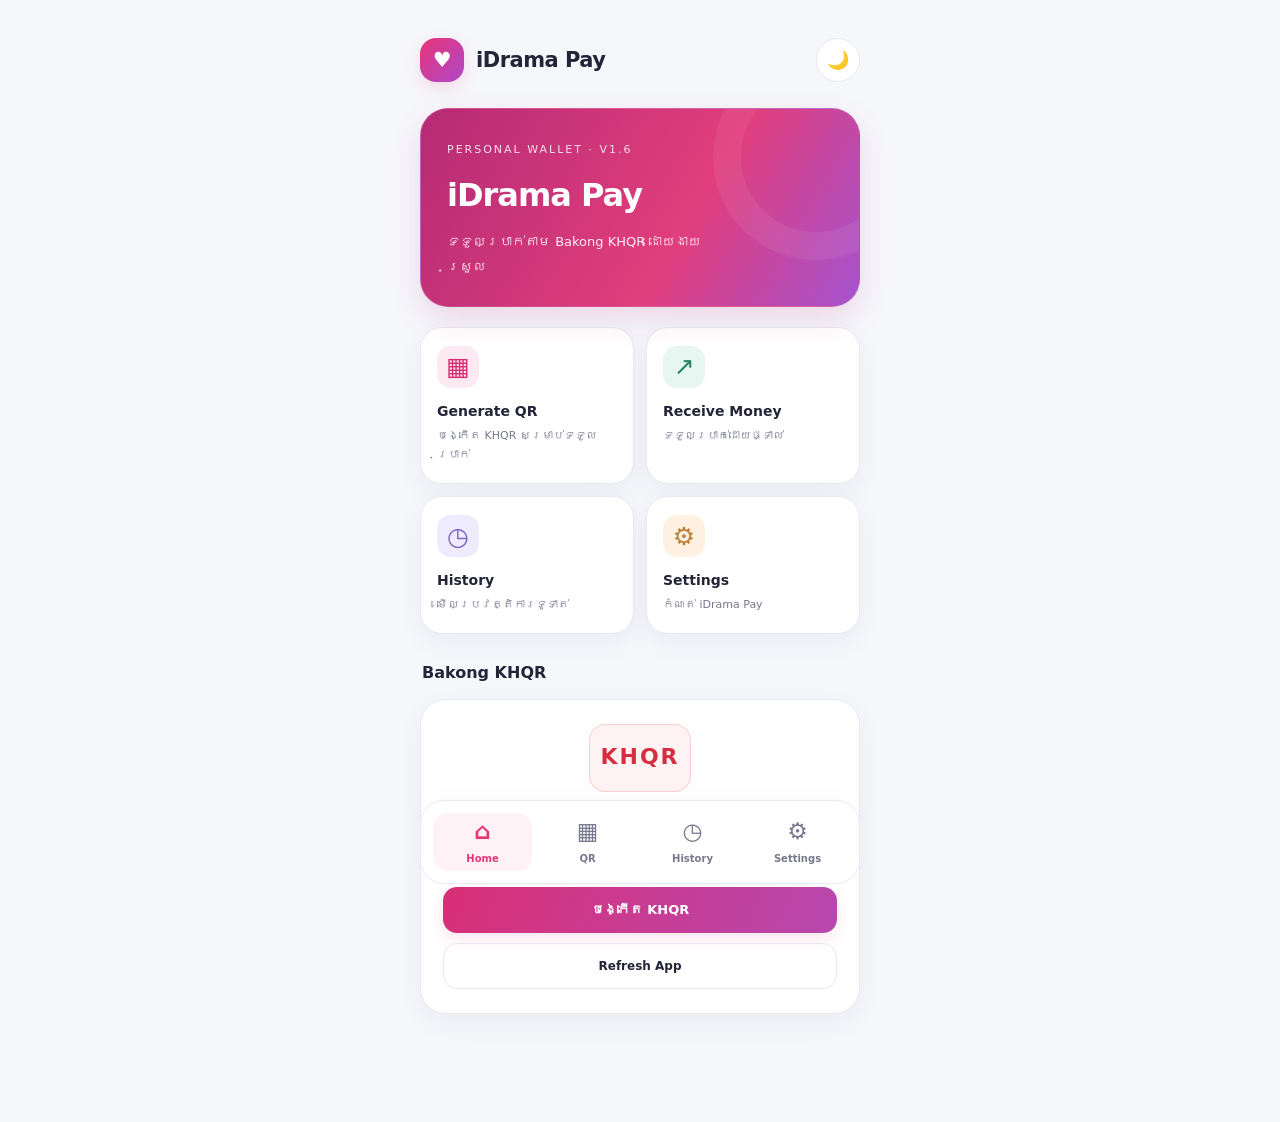
<file: android-wallet/app/src/main/assets/index.html>
<!doctype html>
<html lang="km">
<head>
<meta charset="utf-8">
<meta name="viewport" content="width=device-width,initial-scale=1,viewport-fit=cover">
<title>iDrama Pay</title>
<style>
:root{--bg:#fff7fb;--card:#fff;--text:#24151f;--muted:#806777;--pink:#ff2b7a;--pink2:#ff5ba0;--line:#ffd4e5;--shadow:0 14px 40px rgba(255,43,122,.13)}
[data-theme=dark]{--bg:#120d11;--card:#1c151a;--text:#fff5fa;--muted:#b89aaa;--line:#3a2530;--shadow:0 14px 40px rgba(0,0,0,.3)}
*{box-sizing:border-box}body{margin:0;font-family:system-ui,-apple-system,"Noto Sans Khmer",sans-serif;background:var(--bg);color:var(--text)}
.wrap{max-width:520px;margin:auto;padding:18px 16px 96px}.top{display:flex;align-items:center;justify-content:space-between;margin:6px 0 18px}.brand{display:flex;align-items:center;gap:10px;font-weight:900;font-size:22px}.mark{width:42px;height:42px;border-radius:14px;background:linear-gradient(135deg,var(--pink),var(--pink2));display:grid;place-items:center;color:white;box-shadow:var(--shadow)}
.toggle{border:1px solid var(--line);background:var(--card);color:var(--text);border-radius:14px;padding:10px 12px;font-weight:800}.hero{background:linear-gradient(135deg,#ff2b7a,#ff6aac);color:#fff;border-radius:26px;padding:22px;box-shadow:var(--shadow)}.hero small{opacity:.85}.hero h1{font-size:30px;margin:8px 0 4px}.hero p{margin:0;opacity:.92}
.grid{display:grid;grid-template-columns:1fr 1fr;gap:12px;margin-top:14px}.card{background:var(--card);border:1px solid var(--line);border-radius:22px;padding:16px;box-shadow:var(--shadow)}.card b{display:block;margin-top:8px}.icon{font-size:26px}.section{font-weight:900;font-size:18px;margin:22px 2px 12px}.qrbox{background:var(--card);border:1px solid var(--line);border-radius:24px;padding:18px;text-align:center}.qrfake{width:170px;height:170px;margin:8px auto;border:10px solid #fff;background:repeating-conic-gradient(#111 0 25%,#fff 0 50%) 0/18px 18px;border-radius:14px;box-shadow:0 0 0 1px #eee}.btn{width:100%;border:0;border-radius:16px;padding:14px 16px;font-weight:900;font-size:16px}.primary{background:linear-gradient(135deg,var(--pink),var(--pink2));color:white}.secondary{margin-top:10px;background:var(--card);color:var(--text);border:1px solid var(--line)}.hint{font-size:13px;color:var(--muted);line-height:1.5;margin-top:10px}.nav{position:fixed;left:0;right:0;bottom:0;background:color-mix(in srgb,var(--card) 92%,transparent);backdrop-filter:blur(18px);border-top:1px solid var(--line);display:flex;justify-content:center}.navin{width:min(520px,100%);display:grid;grid-template-columns:repeat(4,1fr);padding:10px 8px env(safe-area-inset-bottom)}.nav a{text-decoration:none;color:var(--muted);text-align:center;font-size:12px;font-weight:800}.nav a span{display:block;font-size:20px;margin-bottom:3px}.nav a.active{color:var(--pink)}

/* Refined mobile wallet */
:root{--bg:#f6f7fb;--text:#242438;--muted:#77788d;--line:#e9e9f2;--pink:#e83578;--pink2:#ae47c9;--shadow:0 8px 28px rgba(39,30,70,.05)}
[data-theme=dark]{--bg:#101118;--card:#1a1c27;--text:#f4f3fa;--muted:#a3a3b8;--line:#2b2d3d;--shadow:0 8px 28px rgba(0,0,0,.15)}
body{line-height:1.65;-webkit-font-smoothing:antialiased;background:var(--bg)}
.wrap{max-width:480px;padding:24px 20px calc(108px + env(safe-area-inset-bottom))}
.top{margin:0 0 26px}.brand{gap:12px;font-size:21px;letter-spacing:-.5px}.mark{width:44px;height:44px;border-radius:16px;box-shadow:0 6px 16px #e8357826}
.toggle{width:44px;height:44px;padding:0;border-radius:50%;font-size:18px;cursor:pointer}
.hero{position:relative;overflow:hidden;padding:26px;border:1px solid #ffffff24;border-radius:28px;background:linear-gradient(120deg,#b52b75,#e13e7c 60%,#a453cf);box-shadow:0 12px 30px #b52b7526}
.hero:after{content:"";position:absolute;width:150px;height:150px;right:-60px;top:-55px;border:28px solid #ffffff10;border-radius:50%;pointer-events:none}
.hero small{font-size:11px;letter-spacing:2px;text-transform:uppercase}.hero h1{font-size:32px;letter-spacing:-1px;margin:8px 0}.hero p{font-size:13px;max-width:280px;line-height:1.9}
.grid{gap:12px;margin-top:20px}.card{padding:18px 16px;border-radius:22px;box-shadow:var(--shadow);min-width:0}
.icon{display:grid;place-items:center;width:42px;height:42px;border-radius:14px;font-size:25px;color:#d62c72;background:#fce9f1}
.card:nth-child(2) .icon{background:#e7f6f0;color:#258568}.card:nth-child(3) .icon{background:#eeebfc;color:#7961c9}.card:nth-child(4) .icon{background:#fff1e2;color:#bd7e38}
[data-theme=dark] .icon{background:#392033;color:#ff8cbb}[data-theme=dark] .card:nth-child(2) .icon{background:#19332e;color:#7cd3b0}[data-theme=dark] .card:nth-child(3) .icon{background:#2b2542;color:#bbabef}[data-theme=dark] .card:nth-child(4) .icon{background:#392f23;color:#e8bf86}
.card b{font-size:14px;margin:12px 0 3px}.card .hint{display:block;font-size:11px;margin:0;line-height:1.8}
.section{font-size:16px;margin:26px 2px 12px}.qrbox{padding:24px 22px;border-radius:26px;box-shadow:var(--shadow)}
.qrfake{display:none}.qrbox:before{content:"KHQR";display:grid;place-items:center;width:100px;height:66px;margin:0 auto 18px;border:1px solid #e33a4930;border-radius:16px;background:#fff2f3;color:#d62e40;font-size:22px;font-weight:900;letter-spacing:2px}
[data-theme=dark] .qrbox:before{background:#372128;color:#ff8d9b}.qrbox>b{font-size:16px}.qrbox .hint{margin:8px 0 20px;font-size:12px;line-height:1.9}
.btn{font-family:inherit;font-size:13px;border-radius:14px;padding:13px 16px;min-height:46px;cursor:pointer;transition:transform .15s,filter .15s}.primary{background:linear-gradient(110deg,#d92f76,#b748ae);box-shadow:0 6px 16px #d92f7620}.secondary{font-size:12px;margin-top:10px;background:transparent}
button:active{transform:scale(.98)}button:focus-visible,a:focus-visible{outline:3px solid var(--pink2);outline-offset:4px}
.nav{left:50%;right:auto;transform:translateX(-50%);width:min(480px,100%);background:var(--card);border:1px solid var(--line);border-bottom:0;border-radius:24px 24px 0 0;box-shadow:0 -6px 24px #00000004;z-index:10}
.navin{padding:12px 12px calc(12px + env(safe-area-inset-bottom));gap:6px}.nav a{font-size:10px;padding:4px 2px;border-radius:14px}.nav a span{font-size:23px;line-height:1.3;margin-bottom:4px}.nav a.active{background:#e8357810}
.nav{width:100%;max-width:480px}.navin{width:100%;max-width:520px}.brand{gap:0}.brand .mark{margin-right:12px}
@media(min-width:700px){.wrap{padding-top:38px}.nav{bottom:16px;border-bottom:1px solid var(--line);border-radius:24px;width:440px}.navin{padding-bottom:12px}}
@media(max-width:350px){.wrap{padding-left:12px;padding-right:12px}.card{padding:14px 12px}.hero{padding:22px}.brand{font-size:19px}}

</style>
</head>
<body>
<div class="wrap">
  <div class="top"><div class="brand"><div class="mark">♥</div>iDrama Pay</div><button class="toggle" id="theme">🌙</button></div>
  <div class="hero"><small>Personal Wallet · v1.6</small><h1>iDrama Pay</h1><p>ទទួលប្រាក់តាម Bakong KHQR ដោយងាយស្រួល</p></div>
  <div class="grid">
    <div class="card"><div class="icon">▦</div><b>Generate QR</b><span class="hint">បង្កើត KHQR សម្រាប់ទទួលប្រាក់</span></div>
    <div class="card"><div class="icon">↗</div><b>Receive Money</b><span class="hint">ទទួលប្រាក់ដោយផ្ទាល់</span></div>
    <div class="card"><div class="icon">◷</div><b>History</b><span class="hint">មើលប្រវត្តិការទូទាត់</span></div>
    <div class="card"><div class="icon">⚙</div><b>Settings</b><span class="hint">កំណត់ iDrama Pay</span></div>
  </div>
  <div class="section">Bakong KHQR</div>
  <div class="qrbox"><div class="qrfake" aria-hidden="true"></div><b>Generate your real KHQR</b><div class="hint">ចុចខាងក្រោមដើម្បីបើកផ្ទាំង Bakong KHQR របស់ iDrama Pay។</div><button class="btn primary" onclick="location.href='https://lensbykai-bit.github.io/iDrama.ai/admin.html'">បង្កើត KHQR</button><button class="btn secondary" onclick="location.reload()">Refresh App</button></div>
</div>
<div class="nav"><div class="navin"><a class="active" href="#"><span>⌂</span>Home</a><a href="https://lensbykai-bit.github.io/iDrama.ai/admin.html"><span>▦</span>QR</a><a href="#"><span>◷</span>History</a><a href="#"><span>⚙</span>Settings</a></div></div>
<script>
const root=document.documentElement,btn=document.getElementById('theme');
function apply(t){root.dataset.theme=t;try{localStorage.setItem('idrama_theme',t)}catch(e){}btn.textContent=t==='dark'?'☀️':'🌙'}
var savedTheme='light';try{savedTheme=localStorage.getItem('idrama_theme')||'light'}catch(e){}
apply(savedTheme);btn.onclick=()=>apply(root.dataset.theme==='dark'?'light':'dark');
</script>
</body></html>
</file>
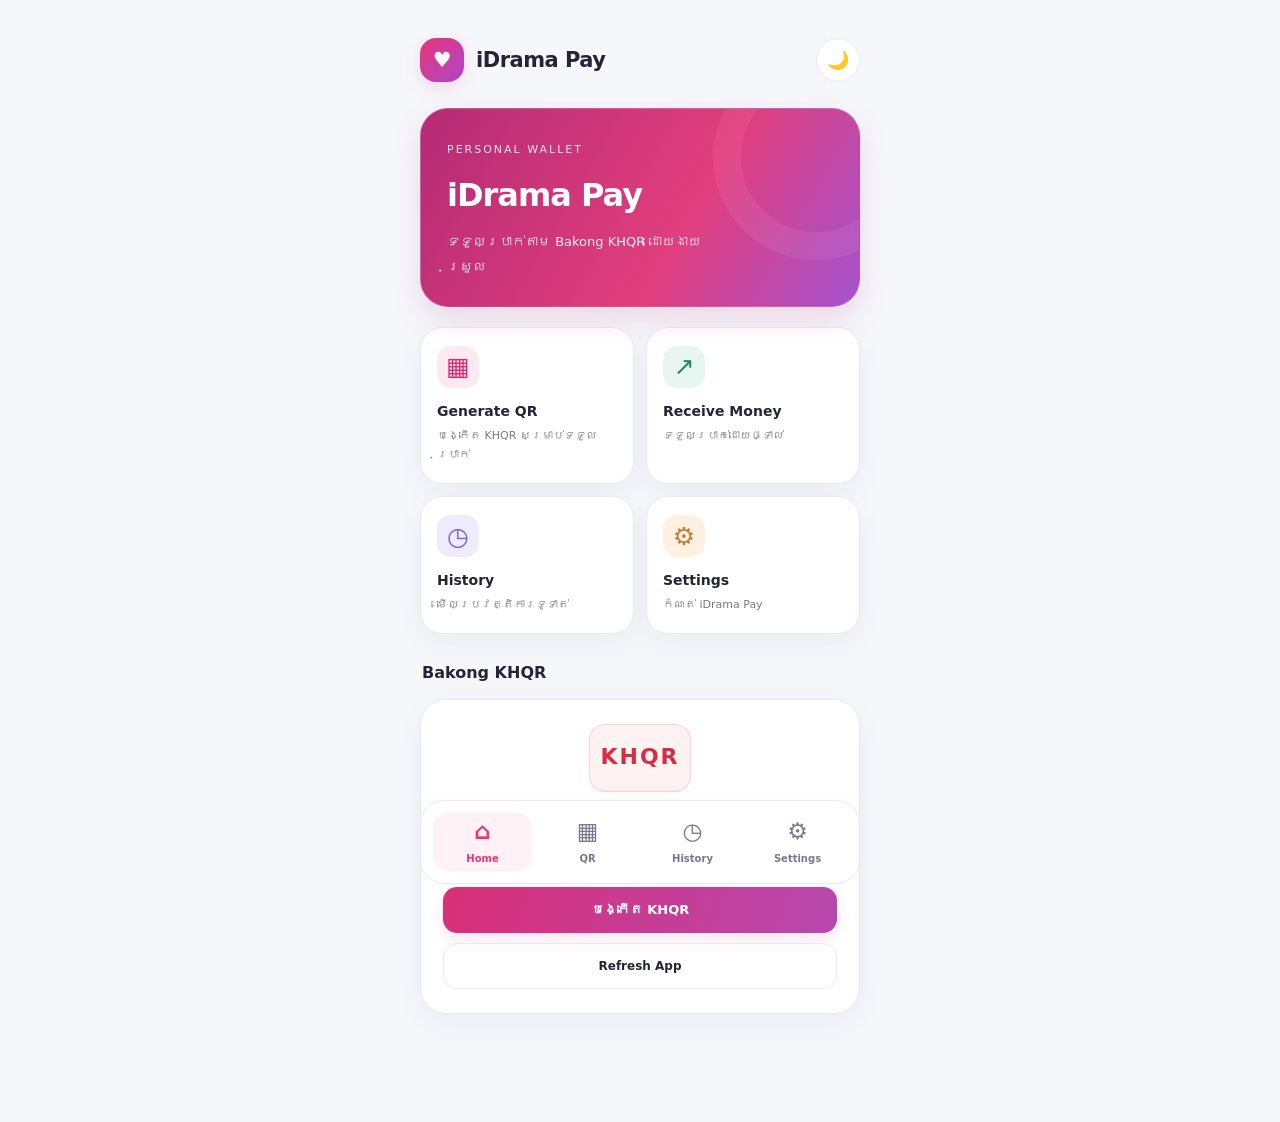
<file: wallet.html>
<!doctype html>
<html lang="km">
<head>
<meta charset="utf-8">
<meta name="viewport" content="width=device-width,initial-scale=1,viewport-fit=cover">
<title>iDrama Pay</title>
<style>
:root{--bg:#fff7fb;--card:#fff;--text:#24151f;--muted:#806777;--pink:#ff2b7a;--pink2:#ff5ba0;--line:#ffd4e5;--shadow:0 14px 40px rgba(255,43,122,.13)}
[data-theme=dark]{--bg:#120d11;--card:#1c151a;--text:#fff5fa;--muted:#b89aaa;--line:#3a2530;--shadow:0 14px 40px rgba(0,0,0,.3)}
*{box-sizing:border-box}body{margin:0;font-family:system-ui,-apple-system,"Noto Sans Khmer",sans-serif;background:var(--bg);color:var(--text)}
.wrap{max-width:520px;margin:auto;padding:18px 16px 96px}.top{display:flex;align-items:center;justify-content:space-between;margin:6px 0 18px}.brand{display:flex;align-items:center;gap:10px;font-weight:900;font-size:22px}.mark{width:42px;height:42px;border-radius:14px;background:linear-gradient(135deg,var(--pink),var(--pink2));display:grid;place-items:center;color:white;box-shadow:var(--shadow)}
.toggle{border:1px solid var(--line);background:var(--card);color:var(--text);border-radius:14px;padding:10px 12px;font-weight:800}.hero{background:linear-gradient(135deg,#ff2b7a,#ff6aac);color:#fff;border-radius:26px;padding:22px;box-shadow:var(--shadow)}.hero small{opacity:.85}.hero h1{font-size:30px;margin:8px 0 4px}.hero p{margin:0;opacity:.92}
.grid{display:grid;grid-template-columns:1fr 1fr;gap:12px;margin-top:14px}.card{background:var(--card);border:1px solid var(--line);border-radius:22px;padding:16px;box-shadow:var(--shadow)}.card b{display:block;margin-top:8px}.icon{font-size:26px}.section{font-weight:900;font-size:18px;margin:22px 2px 12px}.qrbox{background:var(--card);border:1px solid var(--line);border-radius:24px;padding:18px;text-align:center}.qrfake{width:170px;height:170px;margin:8px auto;border:10px solid #fff;background:repeating-conic-gradient(#111 0 25%,#fff 0 50%) 0/18px 18px;border-radius:14px;box-shadow:0 0 0 1px #eee}.btn{width:100%;border:0;border-radius:16px;padding:14px 16px;font-weight:900;font-size:16px}.primary{background:linear-gradient(135deg,var(--pink),var(--pink2));color:white}.secondary{margin-top:10px;background:var(--card);color:var(--text);border:1px solid var(--line)}.hint{font-size:13px;color:var(--muted);line-height:1.5;margin-top:10px}.nav{position:fixed;left:0;right:0;bottom:0;background:color-mix(in srgb,var(--card) 92%,transparent);backdrop-filter:blur(18px);border-top:1px solid var(--line);display:flex;justify-content:center}.navin{width:min(520px,100%);display:grid;grid-template-columns:repeat(4,1fr);padding:10px 8px env(safe-area-inset-bottom)}.nav a{text-decoration:none;color:var(--muted);text-align:center;font-size:12px;font-weight:800}.nav a span{display:block;font-size:20px;margin-bottom:3px}.nav a.active{color:var(--pink)}

/* Refined mobile wallet */
:root{--bg:#f6f7fb;--text:#242438;--muted:#77788d;--line:#e9e9f2;--pink:#e83578;--pink2:#ae47c9;--shadow:0 8px 28px rgba(39,30,70,.05)}
[data-theme=dark]{--bg:#101118;--card:#1a1c27;--text:#f4f3fa;--muted:#a3a3b8;--line:#2b2d3d;--shadow:0 8px 28px rgba(0,0,0,.15)}
body{line-height:1.65;-webkit-font-smoothing:antialiased;background:var(--bg)}
.wrap{max-width:480px;padding:24px 20px calc(108px + env(safe-area-inset-bottom))}
.top{margin:0 0 26px}.brand{gap:12px;font-size:21px;letter-spacing:-.5px}.mark{width:44px;height:44px;border-radius:16px;box-shadow:0 6px 16px #e8357826}
.toggle{width:44px;height:44px;padding:0;border-radius:50%;font-size:18px;cursor:pointer}
.hero{position:relative;overflow:hidden;padding:26px;border:1px solid #ffffff24;border-radius:28px;background:linear-gradient(120deg,#b52b75,#e13e7c 60%,#a453cf);box-shadow:0 12px 30px #b52b7526}
.hero:after{content:"";position:absolute;width:150px;height:150px;right:-60px;top:-55px;border:28px solid #ffffff10;border-radius:50%;pointer-events:none}
.hero small{font-size:11px;letter-spacing:2px;text-transform:uppercase}.hero h1{font-size:32px;letter-spacing:-1px;margin:8px 0}.hero p{font-size:13px;max-width:280px;line-height:1.9}
.grid{gap:12px;margin-top:20px}.card{padding:18px 16px;border-radius:22px;box-shadow:var(--shadow);min-width:0}
.icon{display:grid;place-items:center;width:42px;height:42px;border-radius:14px;font-size:25px;color:#d62c72;background:#fce9f1}
.card:nth-child(2) .icon{background:#e7f6f0;color:#258568}.card:nth-child(3) .icon{background:#eeebfc;color:#7961c9}.card:nth-child(4) .icon{background:#fff1e2;color:#bd7e38}
[data-theme=dark] .icon{background:#392033;color:#ff8cbb}[data-theme=dark] .card:nth-child(2) .icon{background:#19332e;color:#7cd3b0}[data-theme=dark] .card:nth-child(3) .icon{background:#2b2542;color:#bbabef}[data-theme=dark] .card:nth-child(4) .icon{background:#392f23;color:#e8bf86}
.card b{font-size:14px;margin:12px 0 3px}.card .hint{display:block;font-size:11px;margin:0;line-height:1.8}
.section{font-size:16px;margin:26px 2px 12px}.qrbox{padding:24px 22px;border-radius:26px;box-shadow:var(--shadow)}
.qrfake{display:none}.qrbox:before{content:"KHQR";display:grid;place-items:center;width:100px;height:66px;margin:0 auto 18px;border:1px solid #e33a4930;border-radius:16px;background:#fff2f3;color:#d62e40;font-size:22px;font-weight:900;letter-spacing:2px}
[data-theme=dark] .qrbox:before{background:#372128;color:#ff8d9b}.qrbox>b{font-size:16px}.qrbox .hint{margin:8px 0 20px;font-size:12px;line-height:1.9}
.btn{font-family:inherit;font-size:13px;border-radius:14px;padding:13px 16px;min-height:46px;cursor:pointer;transition:transform .15s,filter .15s}.primary{background:linear-gradient(110deg,#d92f76,#b748ae);box-shadow:0 6px 16px #d92f7620}.secondary{font-size:12px;margin-top:10px;background:transparent}
button:active{transform:scale(.98)}button:focus-visible,a:focus-visible{outline:3px solid var(--pink2);outline-offset:4px}
.nav{left:50%;right:auto;transform:translateX(-50%);width:min(480px,100%);background:var(--card);border:1px solid var(--line);border-bottom:0;border-radius:24px 24px 0 0;box-shadow:0 -6px 24px #00000004;z-index:10}
.navin{padding:12px 12px calc(12px + env(safe-area-inset-bottom));gap:6px}.nav a{font-size:10px;padding:4px 2px;border-radius:14px}.nav a span{font-size:23px;line-height:1.3;margin-bottom:4px}.nav a.active{background:#e8357810}
@media(min-width:700px){.wrap{padding-top:38px}.nav{bottom:16px;border-bottom:1px solid var(--line);border-radius:24px;width:440px}.navin{padding-bottom:12px}}
@media(max-width:350px){.wrap{padding-left:12px;padding-right:12px}.card{padding:14px 12px}.hero{padding:22px}.brand{font-size:19px}}

</style>
</head>
<body>
<div class="wrap">
  <div class="top"><div class="brand"><div class="mark">♥</div>iDrama Pay</div><button class="toggle" id="theme">🌙</button></div>
  <div class="hero"><small>Personal Wallet</small><h1>iDrama Pay</h1><p>ទទួលប្រាក់តាម Bakong KHQR ដោយងាយស្រួល</p></div>
  <div class="grid">
    <div class="card"><div class="icon">▦</div><b>Generate QR</b><span class="hint">បង្កើត KHQR សម្រាប់ទទួលប្រាក់</span></div>
    <div class="card"><div class="icon">↗</div><b>Receive Money</b><span class="hint">ទទួលប្រាក់ដោយផ្ទាល់</span></div>
    <div class="card"><div class="icon">◷</div><b>History</b><span class="hint">មើលប្រវត្តិការទូទាត់</span></div>
    <div class="card"><div class="icon">⚙</div><b>Settings</b><span class="hint">កំណត់ iDrama Pay</span></div>
  </div>
  <div class="section">Bakong KHQR</div>
  <div class="qrbox"><div class="qrfake" aria-hidden="true"></div><b>Generate your real KHQR</b><div class="hint">ចុចខាងក្រោមដើម្បីបើកផ្ទាំង Bakong KHQR របស់ iDrama Pay។</div><button class="btn primary" onclick="location.href='https://idramaai.onrender.com/payments-admin.html'">បង្កើត KHQR</button><button class="btn secondary" onclick="location.reload()">Refresh App</button></div>
</div>
<div class="nav"><div class="navin"><a class="active" href="#"><span>⌂</span>Home</a><a href="https://idramaai.onrender.com/payments-admin.html"><span>▦</span>QR</a><a href="#"><span>◷</span>History</a><a href="#"><span>⚙</span>Settings</a></div></div>
<script>
const root=document.documentElement,btn=document.getElementById('theme');
function apply(t){root.dataset.theme=t;localStorage.setItem('idrama_theme',t);btn.textContent=t==='dark'?'☀️':'🌙'}
apply(localStorage.getItem('idrama_theme')||'light');btn.onclick=()=>apply(root.dataset.theme==='dark'?'light':'dark');
</script>
</body></html>
</file>
